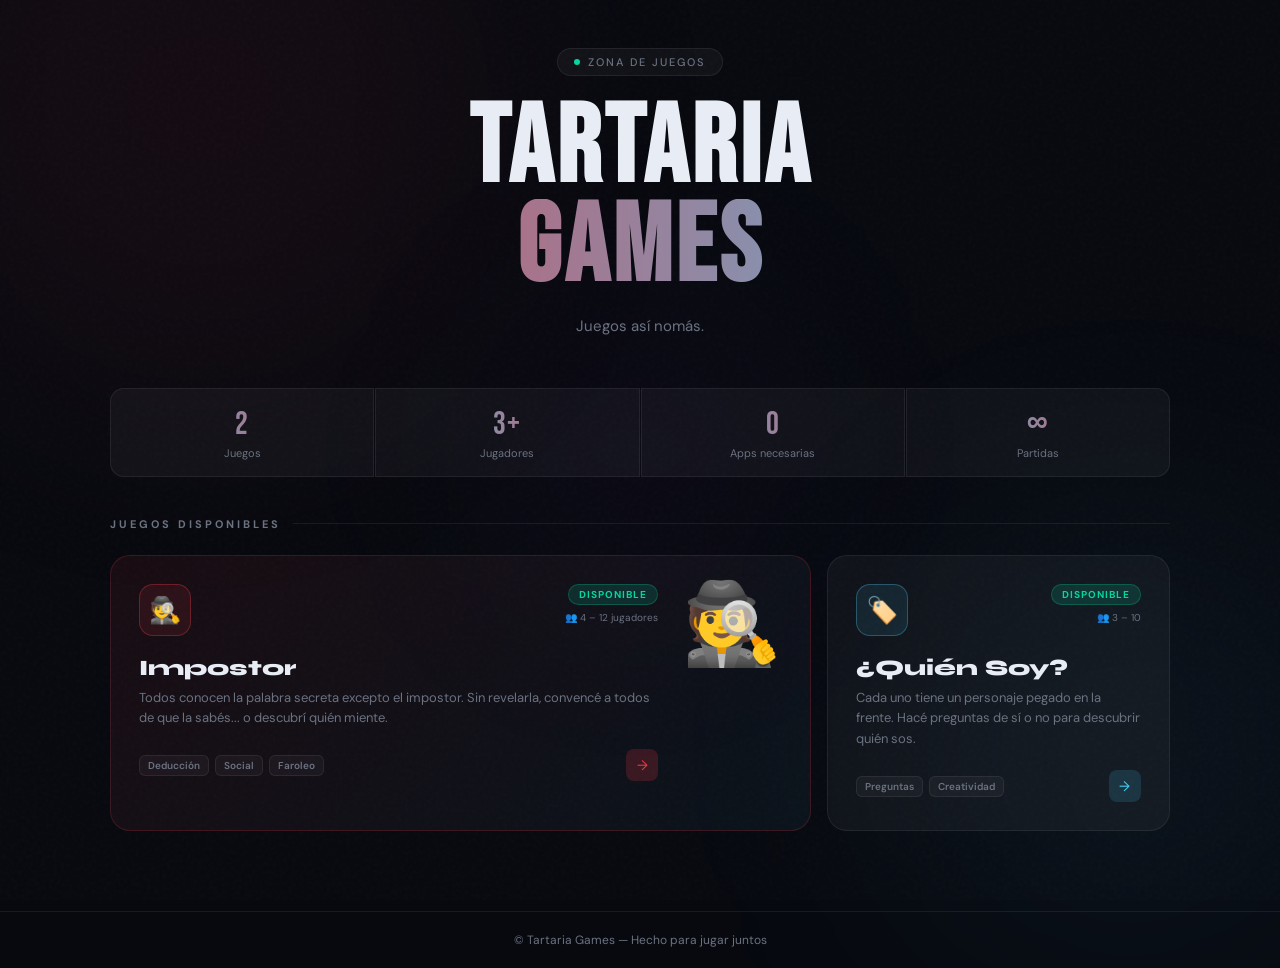
<file: index.html>
<!DOCTYPE html>
<html lang="es">
<head>
    <meta charset="UTF-8">
    <meta name="viewport" content="width=device-width, initial-scale=1.0">
    <title>Tartaria Games</title>
    <link rel="preconnect" href="https://fonts.googleapis.com">
    <link href="https://fonts.googleapis.com/css2?family=Bebas+Neue&family=Syne:wght@400;700;800&family=DM+Sans:wght@300;400;500&display=swap" rel="stylesheet">
    <link rel="stylesheet" href="index.css">
</head>
<body>

<div class="bg-glow bg-glow-1"></div>
<div class="bg-glow bg-glow-2"></div>
<div class="bg-glow bg-glow-3"></div>

<header>
    <div class="logo-badge">
        <span class="dot"></span>
        Zona de Juegos
    </div>
    <h1 class="hero-title">
        <span class="line1">TARTARIA</span>
        <span class="line2">GAMES</span>
    </h1>
    <p class="hero-sub">Juegos así nomás.</p>
</header>

<div class="stats-bar">
    <div class="stat-item">
        <div class="stat-num">2</div>
        <div class="stat-label">Juegos</div>
    </div>
    <div class="stat-item">
        <div class="stat-num">3+</div>
        <div class="stat-label">Jugadores</div>
    </div>
    <div class="stat-item">
        <div class="stat-num">0</div>
        <div class="stat-label">Apps necesarias</div>
    </div>
    <div class="stat-item">
        <div class="stat-num">∞</div>
        <div class="stat-label">Partidas</div>
    </div>
</div>

<section class="games-section">
    <div class="section-label">Juegos disponibles</div>

    <div class="games-grid">

        <!-- IMPOSTOR — FEATURED -->
        <a class="game-card featured" href="impostor/impostor.html"
           style="--card-accent: rgba(230,57,70,0.35); --card-glow: rgba(230,57,70,0.08); --card-icon-bg: rgba(230,57,70,0.1);">
            <div class="featured-inner">
                <div class="featured-content">
                    <div class="card-header">
                        <div class="card-icon">🕵️</div>
                        <div class="card-badges">
                            <span class="badge badge-available">Disponible</span>
                            <span class="badge-players">👥 4 – 12 jugadores</span>
                        </div>
                    </div>
                    <div class="card-name">Impostor</div>
                    <div class="card-desc">Todos conocen la palabra secreta excepto el impostor. Sin revelarla, convencé a todos de que la sabés... o descubrí quién miente.</div>
                    <div class="card-footer">
                        <div class="card-tags">
                            <span class="tag">Deducción</span>
                            <span class="tag">Social</span>
                            <span class="tag">Faroleo</span>
                        </div>
                        <div class="card-arrow" style="background: rgba(230,57,70,0.2); color: #e63946;">→</div>
                    </div>
                </div>
                <div class="featured-visual">🕵️</div>
            </div>
        </a>

        <!-- QUIEN SOY -->
        <a class="game-card" href="quienSoy/quienSoy.html"
           style="--card-accent: rgba(76,201,240,0.3); --card-glow: rgba(76,201,240,0.06); --card-icon-bg: rgba(76,201,240,0.1);">
            <div class="card-header">
                <div class="card-icon">🏷️</div>
                <div class="card-badges">
                    <span class="badge badge-available">Disponible</span>
                    <span class="badge-players">👥 3 – 10</span>
                </div>
            </div>
            <div class="card-name">¿Quién Soy?</div>
            <div class="card-desc">Cada uno tiene un personaje pegado en la frente. Hacé preguntas de sí o no para descubrir quién sos.</div>
            <div class="card-footer">
                <div class="card-tags">
                    <span class="tag">Preguntas</span>
                    <span class="tag">Creatividad</span>
                </div>
                <div class="card-arrow" style="background: rgba(76,201,240,0.15); color: #4cc9f0;">→</div>
            </div>
        </a>

    </div>
</section>

<footer>© Tartaria Games — Hecho para jugar juntos</footer>

<script src="index.js"></script>
</body>
</html>
</file>
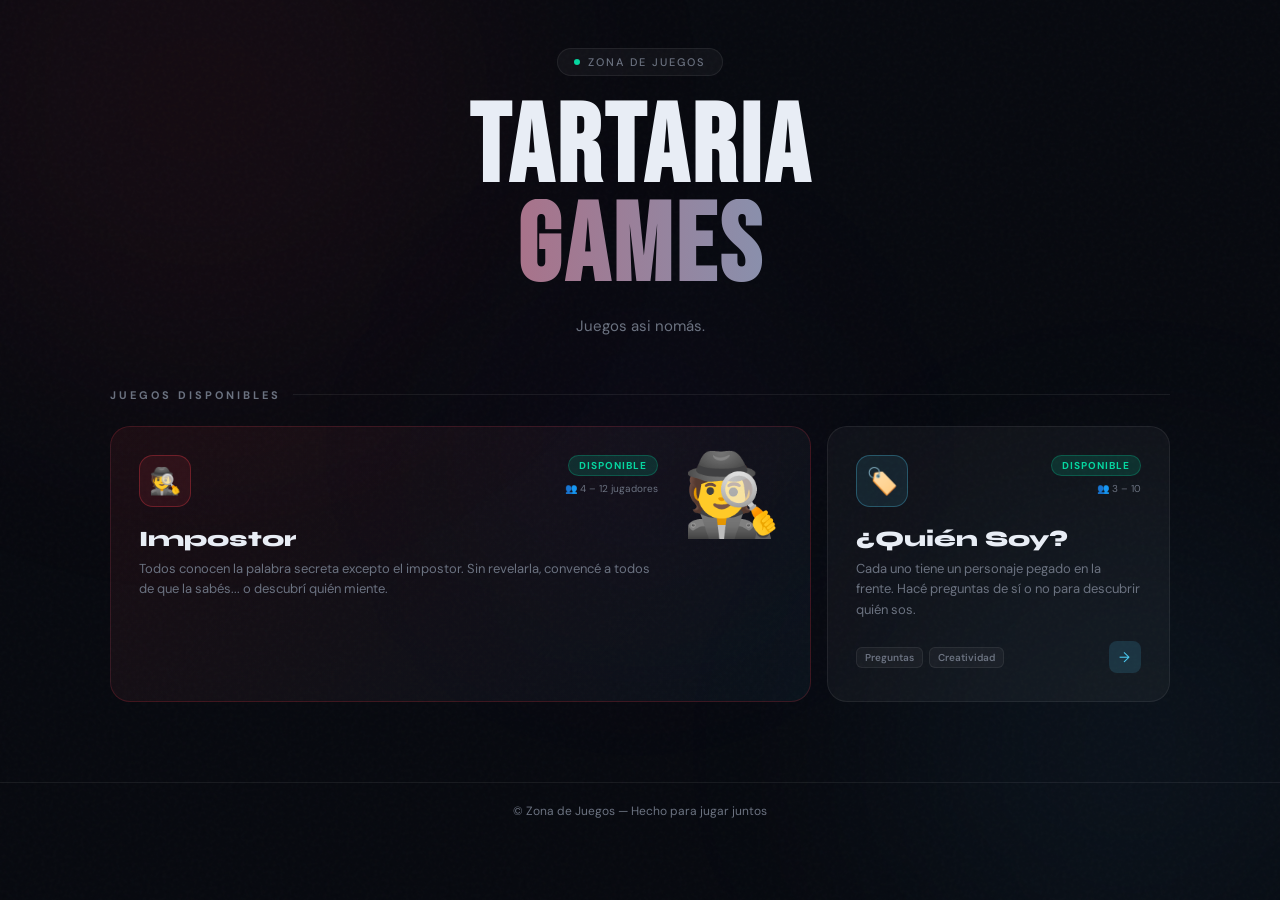
<file: src/index.html>
<!DOCTYPE html>
<html lang="es">
<head>
    <meta charset="UTF-8">
    <meta name="viewport" content="width=device-width, initial-scale=1.0">
    <title>Zona de Juegos</title>
    <link rel="preconnect" href="https://fonts.googleapis.com">
    <link href="https://fonts.googleapis.com/css2?family=Bebas+Neue&family=Syne:wght@400;700;800&family=DM+Sans:wght@300;400;500&display=swap" rel="stylesheet">
    <style>
        :root {
            --bg: #07090f;
            --surface: rgba(255,255,255,0.04);
            --surface-hover: rgba(255,255,255,0.07);
            --border: rgba(255,255,255,0.07);
            --text: #e8edf5;
            --muted: #6b7280;
            --accent-red: #e63946;
            --accent-cyan: #4cc9f0;
            --accent-gold: #ffd60a;
            --accent-green: #06d6a0;
            --accent-purple: #a855f7;
        }

        *, *::before, *::after { box-sizing: border-box; margin: 0; padding: 0; }

        body {
            font-family: 'DM Sans', sans-serif;
            background: var(--bg);
            color: var(--text);
            min-height: 100svh;
            overflow-x: hidden;
            -webkit-font-smoothing: antialiased;
        }

        /* NOISE TEXTURE */
        body::before {
            content: '';
            position: fixed; inset: 0; z-index: 0;
            background-image: url("data:image/svg+xml,%3Csvg viewBox='0 0 256 256' xmlns='http://www.w3.org/2000/svg'%3E%3Cfilter id='noise'%3E%3CfeTurbulence type='fractalNoise' baseFrequency='0.9' numOctaves='4' stitchTiles='stitch'/%3E%3C/filter%3E%3Crect width='100%25' height='100%25' filter='url(%23noise)' opacity='0.04'/%3E%3C/svg%3E");
            pointer-events: none;
            opacity: 0.6;
        }

        /* BG GLOWS */
        .bg-glow {
            position: fixed; border-radius: 50%; filter: blur(120px);
            pointer-events: none; z-index: 0;
        }
        .bg-glow-1 { width: 600px; height: 600px; background: rgba(230,57,70,0.06); top: -200px; left: -100px; }
        .bg-glow-2 { width: 500px; height: 500px; background: rgba(76,201,240,0.05); bottom: -100px; right: -100px; }
        .bg-glow-3 { width: 300px; height: 300px; background: rgba(168,85,247,0.04); top: 50%; left: 50%; transform: translate(-50%,-50%); }

        /* HEADER */
        header {
            position: relative; z-index: 10;
            padding: 48px 24px 0;
            text-align: center;
        }

        .logo-badge {
            display: inline-flex; align-items: center; gap: 8px;
            background: var(--surface);
            border: 1px solid var(--border);
            border-radius: 100px;
            padding: 6px 16px;
            font-size: 11px; font-weight: 500; letter-spacing: 2px;
            text-transform: uppercase; color: var(--muted);
            margin-bottom: 24px;
            animation: fadeDown 0.6s ease both;
        }
        .logo-badge .dot { width: 6px; height: 6px; border-radius: 50%; background: var(--accent-green); animation: pulse 2s infinite; }

        @keyframes pulse { 0%,100% { opacity: 1; } 50% { opacity: 0.4; } }
        @keyframes fadeDown { from { opacity: 0; transform: translateY(-12px); } to { opacity: 1; transform: translateY(0); } }
        @keyframes fadeUp { from { opacity: 0; transform: translateY(16px); } to { opacity: 1; transform: translateY(0); } }

        .hero-title {
            font-family: 'Bebas Neue', sans-serif;
            font-size: clamp(56px, 12vw, 110px);
            letter-spacing: 4px;
            line-height: 0.9;
            margin-bottom: 16px;
            animation: fadeDown 0.6s 0.1s ease both;
        }
        .hero-title .line1 { display: block; color: var(--text); }
        .hero-title .line2 {
            display: block;
            background: linear-gradient(90deg, var(--accent-red), var(--accent-cyan));
            -webkit-background-clip: text; -webkit-text-fill-color: transparent;
            background-clip: text;
        }

        .hero-sub {
            font-size: 15px; color: var(--muted); max-width: 420px; margin: 0 auto 48px;
            line-height: 1.7;
            animation: fadeDown 0.6s 0.2s ease both;
        }

        /* GAMES GRID */
        .games-section {
            position: relative; z-index: 5;
            max-width: 1100px; margin: 0 auto;
            padding: 0 20px 80px;
        }

        .section-label {
            font-size: 11px; font-weight: 700; letter-spacing: 3px;
            text-transform: uppercase; color: var(--muted);
            margin-bottom: 24px;
            display: flex; align-items: center; gap: 12px;
        }
        .section-label::after { content: ''; flex: 1; height: 1px; background: var(--border); }

        .games-grid {
            display: grid;
            grid-template-columns: repeat(auto-fill, minmax(300px, 1fr));
            gap: 16px;
        }

        .game-card {
            position: relative;
            background: var(--surface);
            border: 1px solid var(--border);
            border-radius: 20px;
            padding: 28px;
            text-decoration: none;
            color: var(--text);
            transition: all 0.3s cubic-bezier(0.34, 1.56, 0.64, 1);
            overflow: hidden;
            animation: fadeUp 0.5s ease both;
            cursor: pointer;
            display: block;
        }

        .game-card:nth-child(1) { animation-delay: 0.3s; }
        .game-card:nth-child(2) { animation-delay: 0.4s; }
        .game-card:nth-child(3) { animation-delay: 0.5s; }
        .game-card:nth-child(4) { animation-delay: 0.6s; }
        .game-card:nth-child(5) { animation-delay: 0.7s; }

        .game-card::before {
            content: '';
            position: absolute; inset: 0;
            background: radial-gradient(circle at var(--mx, 50%) var(--my, 50%), var(--card-glow, rgba(255,255,255,0.05)), transparent 70%);
            opacity: 0; transition: opacity 0.3s;
        }
        .game-card:hover::before { opacity: 1; }

        .game-card:hover {
            transform: translateY(-6px) scale(1.01);
            border-color: var(--card-accent, rgba(255,255,255,0.15));
            box-shadow: 0 20px 60px rgba(0,0,0,0.5), 0 0 0 1px var(--card-accent, transparent);
        }

        .card-header { display: flex; align-items: flex-start; justify-content: space-between; margin-bottom: 20px; }

        .card-icon {
            width: 52px; height: 52px;
            border-radius: 14px;
            display: flex; align-items: center; justify-content: center;
            font-size: 26px;
            background: var(--card-icon-bg, rgba(255,255,255,0.06));
            border: 1px solid var(--card-accent, var(--border));
        }

        .card-badges { display: flex; flex-direction: column; align-items: flex-end; gap: 6px; }

        .badge {
            font-size: 10px; font-weight: 700; letter-spacing: 1px; text-transform: uppercase;
            padding: 3px 10px; border-radius: 100px;
        }
        .badge-available { background: rgba(6,214,160,0.15); color: var(--accent-green); border: 1px solid rgba(6,214,160,0.25); }
        .badge-soon { background: rgba(107,114,128,0.2); color: var(--muted); border: 1px solid var(--border); }
        .badge-hot { background: rgba(230,57,70,0.15); color: var(--accent-red); border: 1px solid rgba(230,57,70,0.25); }

        .badge-players {
            font-size: 10px; color: var(--muted);
            display: flex; align-items: center; gap: 4px;
        }

        .card-name {
            font-family: 'Syne', sans-serif;
            font-size: 22px; font-weight: 800;
            margin-bottom: 8px; line-height: 1.1;
        }
        .card-desc { font-size: 13px; color: var(--muted); line-height: 1.6; margin-bottom: 20px; }

        .card-footer {
            display: flex; align-items: center; justify-content: space-between;
        }

        .card-tags { display: flex; gap: 6px; flex-wrap: wrap; }
        .tag {
            font-size: 10px; font-weight: 600; color: var(--muted);
            background: rgba(255,255,255,0.04); border: 1px solid var(--border);
            padding: 3px 8px; border-radius: 6px;
        }

        .card-arrow {
            width: 32px; height: 32px;
            border-radius: 8px;
            background: var(--card-accent, rgba(255,255,255,0.06));
            display: flex; align-items: center; justify-content: center;
            font-size: 14px;
            transition: all 0.2s;
            flex-shrink: 0;
        }
        .game-card:hover .card-arrow { transform: translateX(3px); }

        .card-disabled .card-arrow { background: rgba(255,255,255,0.03); opacity: 0.4; }
        .card-disabled:hover { transform: none; }

        /* FEATURED CARD */
        .game-card.featured {
            grid-column: span 2;
            background: linear-gradient(135deg, rgba(230,57,70,0.08), rgba(76,201,240,0.05));
            border-color: rgba(230,57,70,0.2);
        }
        @media (max-width: 680px) { .game-card.featured { grid-column: span 1; } }

        .featured-inner { display: flex; gap: 24px; align-items: flex-start; }
        @media (max-width: 500px) { .featured-inner { flex-direction: column; } }

        .featured-content { flex: 1; }
        .featured-visual {
            font-size: 80px; line-height: 1;
            animation: float 4s ease-in-out infinite;
        }
        @keyframes float { 0%,100% { transform: translateY(0); } 50% { transform: translateY(-8px); } }

        /* STATS BAR */
        .stats-bar {
            position: relative; z-index: 5;
            max-width: 1100px; margin: 0 auto 40px;
            padding: 0 20px;
            display: flex; gap: 1px;
            animation: fadeUp 0.5s 0.25s ease both;
        }
        .stat-item {
            flex: 1;
            background: var(--surface); border: 1px solid var(--border);
            padding: 16px 20px;
            text-align: center;
        }
        .stat-item:first-child { border-radius: 14px 0 0 14px; }
        .stat-item:last-child { border-radius: 0 14px 14px 0; }
        .stat-num {
            font-family: 'Bebas Neue', sans-serif;
            font-size: 32px; letter-spacing: 1px;
            background: linear-gradient(90deg, var(--accent-cyan), var(--accent-red));
            -webkit-background-clip: text; -webkit-text-fill-color: transparent;
            background-clip: text;
        }
        .stat-label { font-size: 11px; color: var(--muted); margin-top: 2px; }

        footer {
            position: relative; z-index: 5;
            text-align: center; padding: 20px;
            font-size: 12px; color: var(--muted);
            border-top: 1px solid var(--border);
        }
    </style>
</head>
<body>

<div class="bg-glow bg-glow-1"></div>
<div class="bg-glow bg-glow-2"></div>
<div class="bg-glow bg-glow-3"></div>

<header>
    <div class="logo-badge">
        <span class="dot"></span>
        Zona de Juegos
    </div>
    <h1 class="hero-title">
        <span class="line1">TARTARIA</span>
        <span class="line2">GAMES</span>
    </h1>
    <p class="hero-sub">Juegos asi nomás.</p>
</header>


<section class="games-section">
    <div class="section-label">Juegos disponibles</div>

    <div class="games-grid">

        <!-- IMPOSTOR — FEATURED -->
        <a class="game-card featured" href="juegos/impostor.html"
           style="--card-accent: rgba(230,57,70,0.35); --card-glow: rgba(230,57,70,0.08); --card-icon-bg: rgba(230,57,70,0.1);">
            <div class="featured-inner">
                <div class="featured-content">
                    <div class="card-header">
                        <div class="card-icon">🕵️</div>
                        <div class="card-badges">
                            <span class="badge badge-available">Disponible</span>
                            <span class="badge-players">👥 4 – 12 jugadores</span>
                        </div>
                    </div>
                    <div class="card-name">Impostor</div>
                    <div class="card-desc">Todos conocen la palabra secreta excepto el impostor. Sin revelarla, convencé a todos de que la sabés... o descubrí quién miente.</div>
                </div>
                <div class="featured-visual">🕵️</div>
            </div>
        </a>

        <!-- WHO AM I -->
        <a class="game-card" href="quienSoy.html"
           style="--card-accent: rgba(76,201,240,0.3); --card-glow: rgba(76,201,240,0.06); --card-icon-bg: rgba(76,201,240,0.1);">
            <div class="card-header">
                <div class="card-icon">🏷️</div>
                <div class="card-badges">
                    <span class="badge badge-available">Disponible</span>
                    <span class="badge-players">👥 3 – 10</span>
                </div>
            </div>
            <div class="card-name">¿Quién Soy?</div>
            <div class="card-desc">Cada uno tiene un personaje pegado en la frente. Hacé preguntas de sí o no para descubrir quién sos.</div>
            <div class="card-footer">
                <div class="card-tags">
                    <span class="tag">Preguntas</span>
                    <span class="tag">Creatividad</span>
                </div>
                <div class="card-arrow" style="background: rgba(76,201,240,0.15); color: #4cc9f0;">→</div>
            </div>
        </a>

        

    </div>
</section>

<footer>© Zona de Juegos — Hecho para jugar juntos</footer>

<script>
    // Mouse glow on cards
    document.querySelectorAll('.game-card:not(.card-disabled)').forEach(card => {
        card.addEventListener('mousemove', e => {
            const rect = card.getBoundingClientRect();
            const x = ((e.clientX - rect.left) / rect.width * 100).toFixed(1);
            const y = ((e.clientY - rect.top) / rect.height * 100).toFixed(1);
            card.style.setProperty('--mx', x + '%');
            card.style.setProperty('--my', y + '%');
        });
    });
</script>
</body>
</html>
</file>
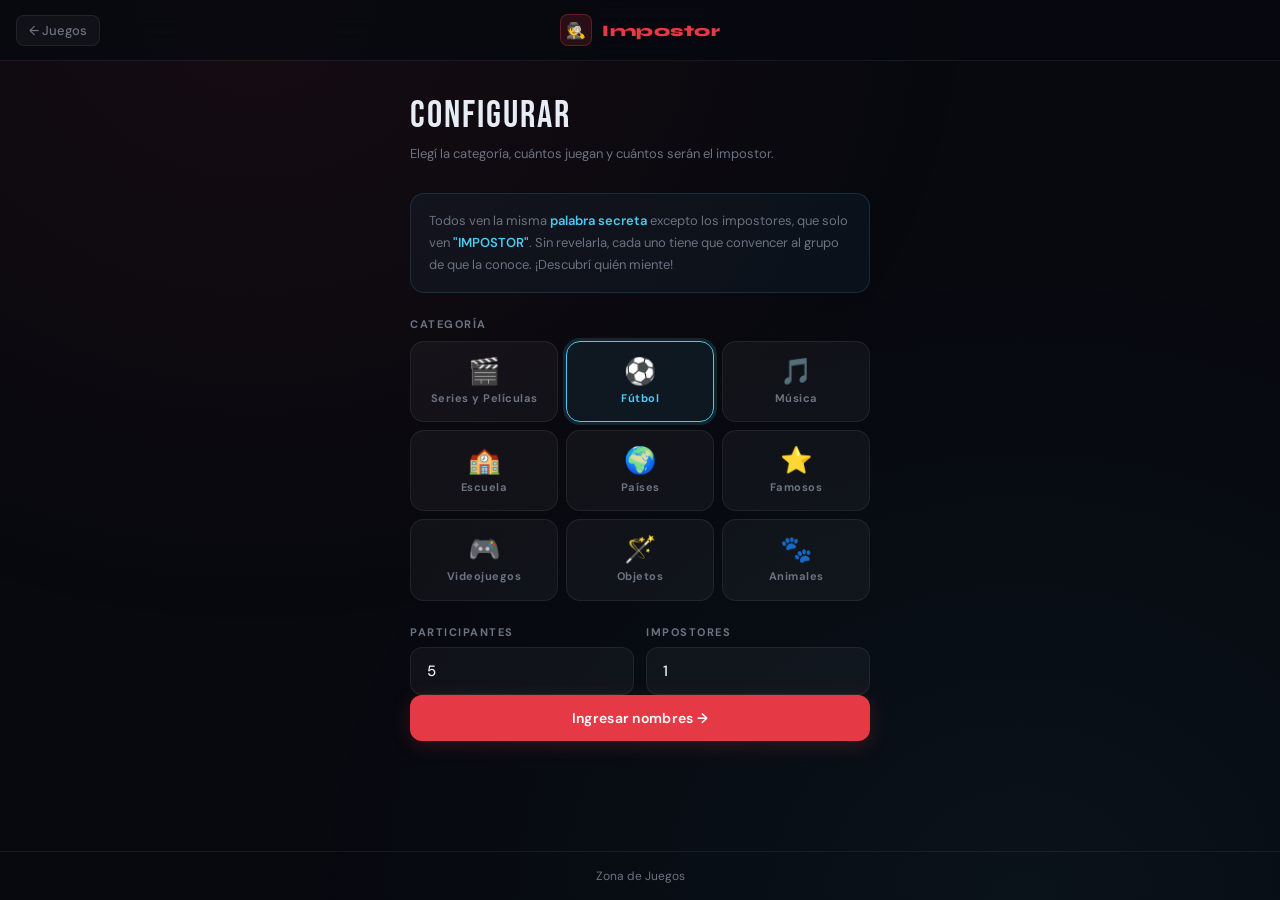
<file: juegos/impostor.html>
<!DOCTYPE html>
<html lang="es">
<head>
    <meta charset="UTF-8">
    <meta name="viewport" content="width=device-width, initial-scale=1.0">
    <title>Impostor — Zona de Juegos</title>
    <link rel="preconnect" href="https://fonts.googleapis.com">
    <link href="https://fonts.googleapis.com/css2?family=Bebas+Neue&family=Syne:wght@400;700;800&family=DM+Sans:wght@300;400;500;600&display=swap" rel="stylesheet">
    <link rel="stylesheet" href="estiloImpostor.css">
</head>
<body>

<header class="site-header">
    <a class="back-btn" href="index.html">← Juegos</a>
    <div class="header-logo">
        <div class="icon">🕵️</div>
        <div class="title"><span>Impostor</span></div>
    </div>
</header>

<main>

    <!-- SCREEN 1: SETUP -->
    <div class="screen active" id="screen-setup">
        <div class="page-title">Configurar</div>
        <p class="page-subtitle">Elegí la categoría, cuántos juegan y cuántos serán el impostor.</p>

        <div class="info-box">
            Todos ven la misma <strong>palabra secreta</strong> excepto los impostores,
            que solo ven <strong>"IMPOSTOR"</strong>. Sin revelarla, cada uno tiene que
            convencer al grupo de que la conoce. ¡Descubrí quién miente!
        </div>

        <span class="category-label">Categoría</span>
        <div class="category-grid">
            <button class="cat-btn" data-cat="series">
                <span class="cat-icon">🎬</span>
                <span class="cat-name">Series y Películas</span>
            </button>
            <button class="cat-btn selected" data-cat="futbol">
                <span class="cat-icon">⚽</span>
                <span class="cat-name">Fútbol</span>
            </button>
            <button class="cat-btn" data-cat="musica">
                <span class="cat-icon">🎵</span>
                <span class="cat-name">Música</span>
            </button>
            <button class="cat-btn" data-cat="escuela">
                <span class="cat-icon">🏫</span>
                <span class="cat-name">Escuela</span>
            </button>
            <button class="cat-btn" data-cat="paises">
                <span class="cat-icon">🌍</span>
                <span class="cat-name">Países</span>
            </button>
            <button class="cat-btn" data-cat="famosos">
                <span class="cat-icon">⭐</span>
                <span class="cat-name">Famosos</span>
            </button>
            <button class="cat-btn" data-cat="videojuegos">
                <span class="cat-icon">🎮</span>
                <span class="cat-name">Videojuegos</span>
            </button>
            <button class="cat-btn" data-cat="objetos">
                <span class="cat-icon">🪄</span>
                <span class="cat-name">Objetos</span>
            </button>
            <button class="cat-btn" data-cat="animales">
                <span class="cat-icon">🐾</span>
                <span class="cat-name">Animales</span>
            </button>
        </div>

        <div class="input-row">
            <div class="field">
                <label>Participantes</label>
                <input type="number" id="inputCantidad" min="3" max="20" value="5" placeholder="5">
            </div>
            <div class="field">
                <label>Impostores</label>
                <input type="number" id="inputImpostores" min="1" max="5" value="1" placeholder="1">
            </div>
        </div>

        <button class="btn btn-primary" id="btnSetupNext">Ingresar nombres →</button>
    </div>

    <!-- SCREEN 2: NAMES -->
    <div class="screen" id="screen-names">
        <div class="page-title">Participantes</div>
        <p class="page-subtitle">Escribí el nombre de cada jugador.</p>
        <div class="names-grid" id="namesGrid"></div>
        <button class="btn btn-primary" id="btnStartGame">Empezar →</button>
        <button class="btn btn-ghost" id="btnBackSetup">← Volver</button>
    </div>

    <!-- SCREEN 3: REVEAL -->
    <div class="screen" id="screen-reveal">
        <div class="progress-wrap">
            <div class="progress-track">
                <div class="progress-fill" id="progressBar" style="width:0%"></div>
            </div>
            <span class="progress-label" id="progressLabel">1 / 5</span>
        </div>

        <div class="reveal-card">
            <div class="reveal-avatar" id="revealAvatar">👤</div>
            <div class="reveal-name" id="revealName">—</div>
            <p class="reveal-prompt" id="revealPrompt">Mirá tu palabra cuando estés listo</p>
            <div class="cat-badge" id="revealCatBadge">⚽ Fútbol</div>

            <div class="word-reveal" id="wordReveal">
                <div class="word-box" id="wordBox"></div>
                <p class="word-hint" id="wordHint"></p>
            </div>

            <button class="btn btn-primary" id="btnShowWord" style="max-width:220px;">Ver mi palabra 👁</button>
            <button class="btn btn-ghost" id="btnNext" style="display:none;max-width:220px;">Siguiente →</button>
        </div>
    </div>

    <!-- SCREEN 4: DONE -->
    <div class="screen" id="screen-done">
        <div class="done-hero">
            <span class="emoji">🎮</span>
            <h2>¡A jugar!</h2>
            <p>Todos ya vieron su palabra. Discutan, hagan preguntas y voten quién es el impostor.</p>
        </div>

        <div class="chips" id="gameChips"></div>

        <div class="reveal-section">
            <div class="final-word" id="finalWord">
                <div class="final-word-label">Palabra secreta</div>
                <div class="final-word-text" id="finalWordText"></div>
            </div>
            <div id="finalImpostors"></div>
        </div>

        <button class="btn btn-ghost" id="btnRevealWord">🔑 Revelar la palabra</button>
        <button class="btn btn-ghost" id="btnRevealImpostors">🕵️ Revelar impostores</button>

        <div class="play-again-section">
            <div class="play-again-label">Jugar de nuevo</div>
            <button class="btn btn-primary" id="btnPlayAgainSame">↺ Mismos jugadores</button>
            <button class="btn btn-ghost" id="btnPlayAgainNew">+ Nueva partida</button>
        </div>
    </div>

</main>

<footer>Zona de Juegos</footer>

<script src="impostor.js"></script>
</body>
</html>
</file>
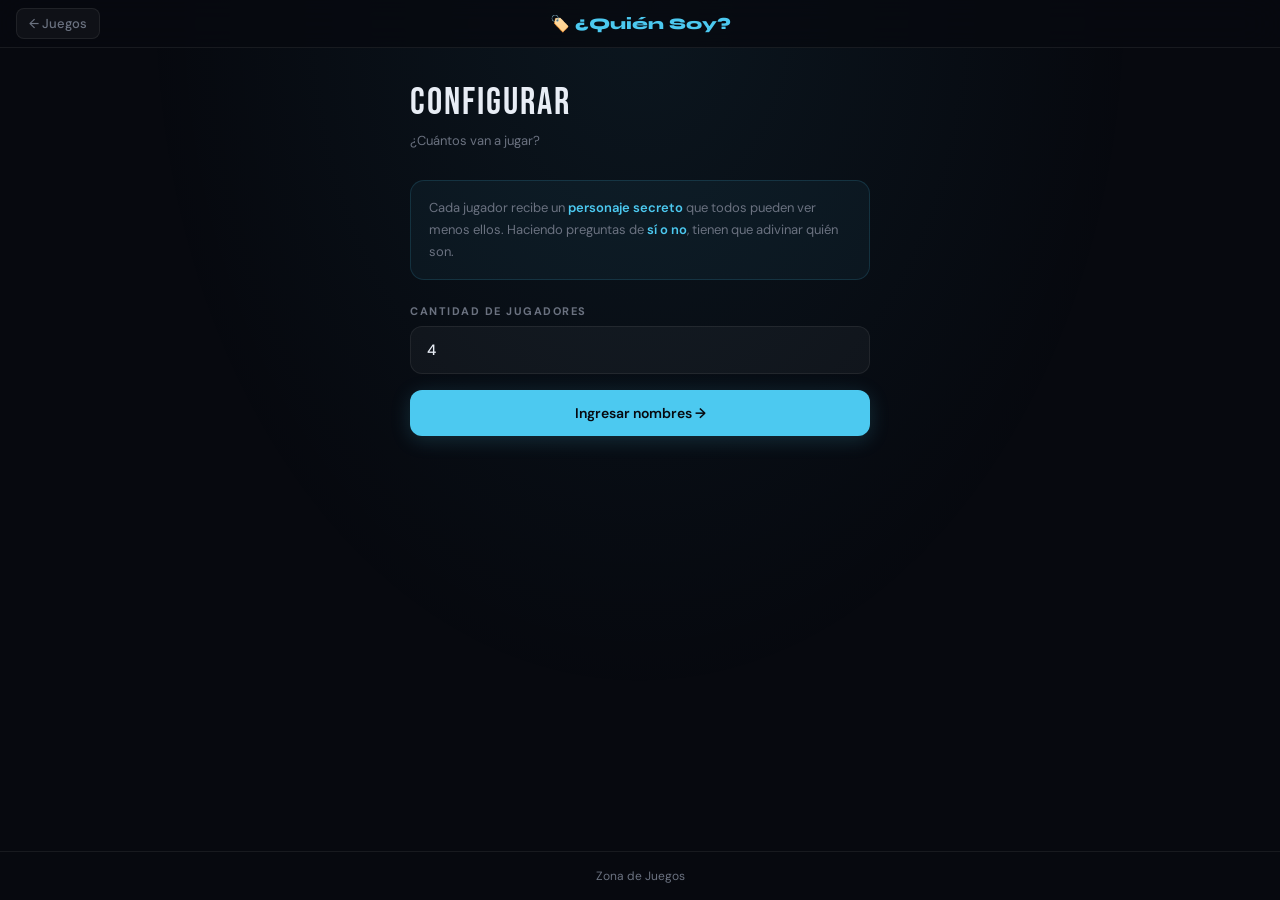
<file: quienSoy/quienSoy.html>
<!DOCTYPE html>
<html lang="es">
<head>
    <meta charset="UTF-8">
    <meta name="viewport" content="width=device-width, initial-scale=1.0">
    <title>¿Quién Soy? — Zona de Juegos</title>
    <link rel="preconnect" href="https://fonts.googleapis.com">
    <link href="https://fonts.googleapis.com/css2?family=Bebas+Neue&family=Syne:wght@400;700;800&family=DM+Sans:wght@300;400;500;600&display=swap" rel="stylesheet">
    <link rel="stylesheet" href="quienSoy.css">
</head>
<body>

<header class="site-header">
    <a class="back-btn" href="index.html">← Juegos</a>
    <div class="header-title">🏷️ <span>¿Quién Soy?</span></div>
</header>

<main>

    <!-- SETUP -->
    <div class="screen active" id="screen-setup">
        <div class="page-title">Configurar</div>
        <p class="page-subtitle">¿Cuántos van a jugar?</p>
        <div class="info-box">
            Cada jugador recibe un <strong>personaje secreto</strong> que todos pueden ver menos ellos.
            Haciendo preguntas de <strong>sí o no</strong>, tienen que adivinar quién son.
        </div>
        <label>Cantidad de jugadores</label>
        <input type="number" id="inputPlayers" min="2" max="12" value="4" placeholder="4">
        <button class="btn btn-primary" id="btnSetupNext">Ingresar nombres →</button>
    </div>

    <!-- NOMBRES -->
    <div class="screen" id="screen-names">
        <div class="page-title">Jugadores</div>
        <p class="page-subtitle">Escribí el nombre de cada uno.</p>
        <div class="names-grid" id="namesGrid"></div>
        <button class="btn btn-primary" id="btnToAssign">Asignar personajes →</button>
        <button class="btn btn-ghost"   id="btnBackSetup">← Volver</button>
    </div>

    <!-- ASIGNAR -->
    <div class="screen" id="screen-assign">
        <div class="progress-wrap">
            <div class="progress-track">
                <div class="progress-fill" id="progressBar" style="width:0%"></div>
            </div>
            <span class="progress-label" id="progressLabel">1 / 4</span>
        </div>
        <div class="turn-card">
            <div class="turn-avatar" id="turnAvatar">👤</div>
            <div class="turn-name"   id="turnName">—</div>
            <p   class="turn-sub"   id="turnSub">La persona a tu izquierda debe escribir un personaje</p>

            <div class="char-reveal" id="charReveal">
                <div class="char-box" id="charBox"></div>
                <p class="char-hint">¡Ya lo vieron todos! Pasá el teléfono al siguiente.</p>
            </div>

            <input type="text" id="charInput"
                   placeholder="Ej: Messi, Batman, Homero Simpson…"
                   maxlength="30" style="display:none; margin-bottom:12px;">

            <button class="btn btn-primary"  id="btnEnterChar"   style="max-width:220px;">Ingresar personaje ✏️</button>
            <button class="btn btn-ghost"    id="btnConfirmChar" style="display:none; max-width:220px;">Confirmar →</button>
        </div>
    </div>

    <!-- A JUGAR -->
    <div class="screen" id="screen-play">
        <div class="page-title">¡A jugar!</div>
        <p class="page-subtitle">Cada uno hace preguntas de <strong>sí o no</strong> al grupo. Revelá tu personaje cuando adivines.</p>
        <div class="players-list" id="playersList"></div>
        <button class="btn btn-primary" id="btnNewGame">↺ Nueva partida</button>
        <button class="btn btn-ghost"   id="btnFromScratch">+ Desde cero</button>
    </div>

</main>

<footer>Zona de Juegos</footer>

<script src="quienSoy.js"></script>
</body>
</html>
</file>
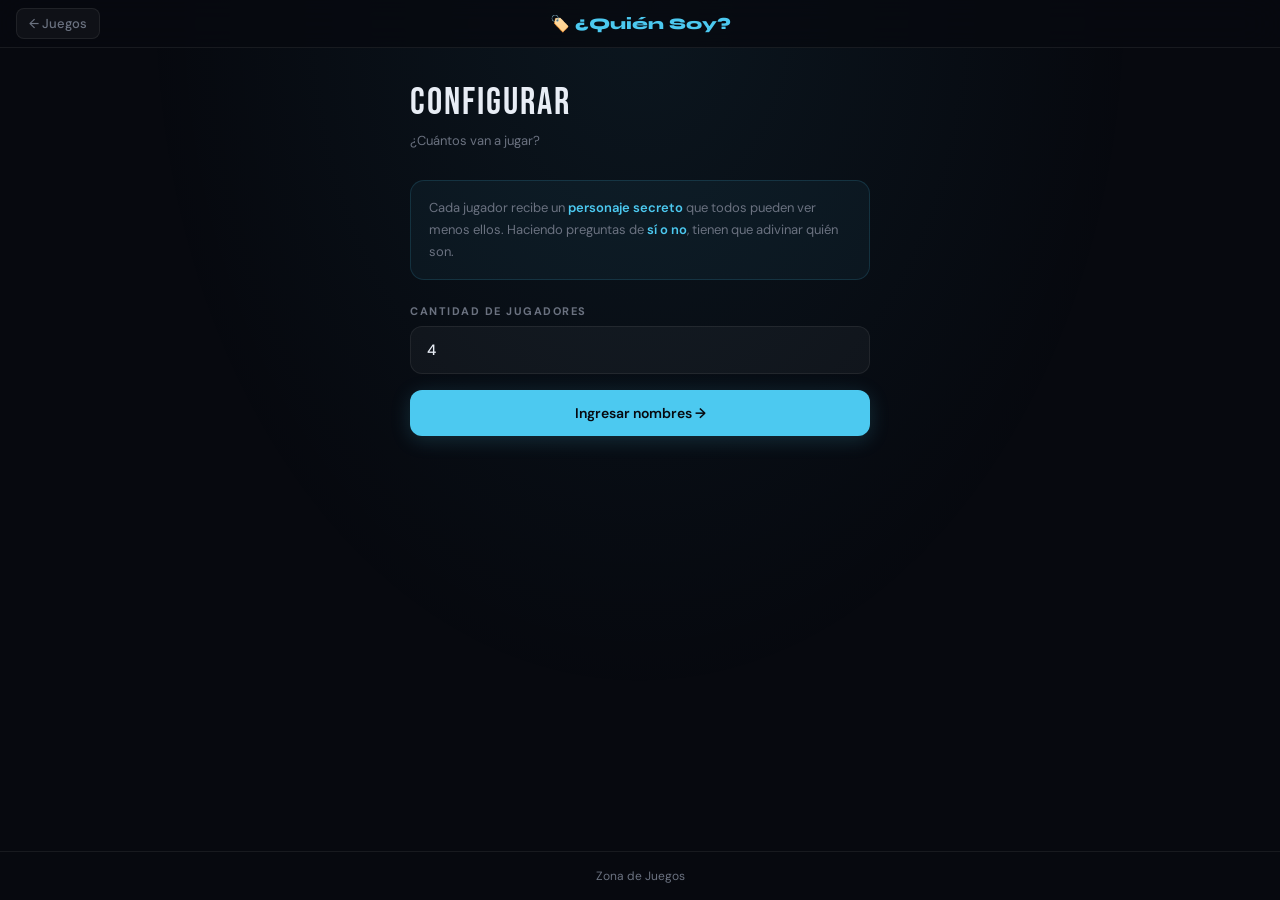
<file: src/quienSoy.html>
<!DOCTYPE html>
<html lang="es">
<head>
    <meta charset="UTF-8">
    <meta name="viewport" content="width=device-width, initial-scale=1.0">
    <title>¿Quién Soy? — Zona de Juegos</title>
    <link rel="preconnect" href="https://fonts.googleapis.com">
    <link href="https://fonts.googleapis.com/css2?family=Bebas+Neue&family=Syne:wght@400;700;800&family=DM+Sans:wght@300;400;500;600&display=swap" rel="stylesheet">
    <style>
        :root {
            --bg: #07090f; --surface: rgba(255,255,255,0.04); --surface2: rgba(255,255,255,0.07);
            --border: rgba(255,255,255,0.07); --accent: #4cc9f0; --accent-glow: rgba(76,201,240,0.18);
            --muted: #6b7280; --text: #e8edf5;
        }
        *, *::before, *::after { box-sizing: border-box; margin: 0; padding: 0; }
        body {
            font-family: 'DM Sans', sans-serif; background: var(--bg); color: var(--text);
            min-height: 100svh; display: flex; flex-direction: column;
            -webkit-font-smoothing: antialiased;
        }
        body::before {
            content: ''; position: fixed; inset: 0; z-index: 0;
            background: radial-gradient(ellipse at 50% 0%, rgba(76,201,240,0.07) 0%, transparent 55%);
            pointer-events: none;
        }
        .site-header {
            position: sticky; top: 0; z-index: 100;
            display: flex; align-items: center; justify-content: center;
            padding: 14px 20px;
            background: rgba(7,9,15,0.8); -webkit-backdrop-filter: blur(20px); backdrop-filter: blur(20px);
            border-bottom: 1px solid var(--border);
        }
        .back-btn {
            position: absolute; left: 16px;
            display: flex; align-items: center; gap: 6px;
            text-decoration: none; color: var(--muted); font-size: 13px; font-weight: 500;
            padding: 6px 12px; border: 1px solid var(--border); border-radius: 8px; background: var(--surface);
            transition: all 0.2s;
        }
        .back-btn:hover { color: var(--text); }
        .header-title { font-family: 'Syne', sans-serif; font-weight: 800; font-size: 16px; }
        .header-title span { color: var(--accent); }

        main {
            position: relative; z-index: 1; flex: 1;
            max-width: 500px; margin: 0 auto; width: 100%; padding: 32px 20px 60px;
            display: flex; flex-direction: column;
        }

        .screen { display: none; }
        .screen.active { display: flex; flex-direction: column; animation: fadeUp 0.3s ease; }
        @keyframes fadeUp { from { opacity: 0; transform: translateY(12px); } to { opacity: 1; transform: translateY(0); } }

        .page-title { font-family: 'Bebas Neue', sans-serif; font-size: 38px; letter-spacing: 2px; margin-bottom: 6px; }
        .page-subtitle { font-size: 13px; color: var(--muted); margin-bottom: 28px; line-height: 1.6; }

        .info-box {
            background: rgba(76,201,240,0.05); border: 1px solid rgba(76,201,240,0.15);
            border-radius: 14px; padding: 16px 18px; font-size: 13px; color: var(--muted);
            line-height: 1.7; margin-bottom: 24px;
        }
        .info-box strong { color: var(--accent); font-weight: 600; }

        label { display: block; font-size: 11px; font-weight: 700; letter-spacing: 1.5px;
                text-transform: uppercase; color: var(--muted); margin-bottom: 8px; }
        input[type="number"], input[type="text"] {
            width: 100%; padding: 13px 16px; background: var(--surface);
            border: 1px solid var(--border); border-radius: 12px; color: var(--text);
            font-family: 'DM Sans', sans-serif; font-size: 15px; font-weight: 500;
            outline: none; transition: border-color 0.2s, box-shadow 0.2s; margin-bottom: 16px;
        }
        input:focus { border-color: var(--accent); box-shadow: 0 0 0 3px var(--accent-glow); }
        input::placeholder { color: rgba(107,114,128,0.5); }

        .names-grid { display: flex; flex-direction: column; gap: 8px; margin-bottom: 24px; }
        .name-row { display: flex; align-items: center; gap: 10px; }
        .name-num { font-family: 'Bebas Neue', sans-serif; font-size: 16px; color: var(--muted); min-width: 20px; text-align: center; }
        .name-row input { margin: 0; flex: 1; }

        .btn {
            width: 100%; padding: 14px 20px; border: none; border-radius: 12px;
            font-family: 'DM Sans', sans-serif; font-size: 14px; font-weight: 600;
            cursor: pointer; transition: all 0.2s;
        }
        .btn + .btn { margin-top: 10px; }
        .btn-primary { background: var(--accent); color: #07090f; box-shadow: 0 4px 20px var(--accent-glow); }
        .btn-primary:hover { transform: translateY(-2px); box-shadow: 0 8px 28px var(--accent-glow); }
        .btn-ghost { background: var(--surface); color: var(--muted); border: 1px solid var(--border); }
        .btn-ghost:hover { background: var(--surface2); color: var(--text); }

        /* TURN CARD */
        .turn-card {
            background: var(--surface); border: 1px solid var(--border); border-radius: 24px;
            padding: 36px 28px; text-align: center; margin-bottom: 16px;
            flex: 1; display: flex; flex-direction: column; align-items: center; justify-content: center; min-height: 300px;
        }
        .turn-avatar { width: 64px; height: 64px; border-radius: 50%; background: var(--surface2); border: 1px solid var(--border); display: flex; align-items: center; justify-content: center; font-size: 28px; margin: 0 auto 16px; }
        .turn-name { font-family: 'Syne', sans-serif; font-weight: 800; font-size: 30px; margin-bottom: 4px; }
        .turn-sub { font-size: 13px; color: var(--muted); margin-bottom: 24px; }

        .char-reveal { display: none; width: 100%; }
        .char-box {
            background: rgba(76,201,240,0.08); border: 2px solid var(--accent);
            border-radius: 16px; padding: 18px 24px; margin-bottom: 12px;
            font-family: 'Bebas Neue', sans-serif; font-size: 28px; letter-spacing: 2px; color: var(--accent);
            word-break: break-word;
        }
        .char-hint { font-size: 12px; color: var(--muted); line-height: 1.5; }

        /* PLAYING SCREEN */
        .players-list { display: flex; flex-direction: column; gap: 10px; margin-bottom: 24px; }
        .player-row {
            display: flex; align-items: center; gap: 14px;
            background: var(--surface); border: 1px solid var(--border);
            border-radius: 14px; padding: 14px 16px;
        }
        .player-row .avatar { font-size: 20px; }
        .player-row .info { flex: 1; }
        .player-row .pname { font-weight: 600; font-size: 14px; }
        .player-row .char-label { font-size: 11px; color: var(--muted); margin-top: 2px; font-style: italic; }
        .player-row .char-hidden { font-size: 11px; color: rgba(107,114,128,0.4); margin-top: 2px; }
        .reveal-btn-sm {
            padding: 5px 12px; font-size: 11px; font-weight: 600;
            background: rgba(76,201,240,0.1); border: 1px solid rgba(76,201,240,0.2);
            border-radius: 8px; color: var(--accent); cursor: pointer; transition: all 0.2s;
            white-space: nowrap;
        }
        .reveal-btn-sm:hover { background: rgba(76,201,240,0.18); }
        .reveal-btn-sm.revealed { background: rgba(107,114,128,0.1); border-color: var(--border); color: var(--muted); cursor: default; }

        .progress-wrap { margin-bottom: 24px; display: flex; align-items: center; gap: 12px; }
        .progress-track { flex: 1; height: 3px; background: var(--surface); border-radius: 2px; overflow: hidden; }
        .progress-fill { height: 100%; background: var(--accent); border-radius: 2px; transition: width 0.4s ease; }
        .progress-label { font-size: 11px; color: var(--muted); white-space: nowrap; }

        footer { position: relative; z-index: 1; text-align: center; padding: 16px; font-size: 12px; color: var(--muted); border-top: 1px solid var(--border); }
    </style>
</head>
<body>

<header class="site-header">
    <a class="back-btn" href="index.html">← Juegos</a>
    <div class="header-title">🏷️ <span>¿Quién Soy?</span></div>
</header>

<main>
    <!-- SETUP -->
    <div class="screen active" id="screen-setup">
        <div class="page-title">Configurar</div>
        <p class="page-subtitle">¿Cuántos van a jugar?</p>
        <div class="info-box">
            Cada jugador recibe un <strong>personaje secreto</strong> que todos pueden ver menos ellos.
            Haciendo preguntas de <strong>sí o no</strong>, tienen que adivinar quién son.
        </div>
        <label>Cantidad de jugadores</label>
        <input type="number" id="inputPlayers" min="2" max="12" value="4" placeholder="4">
        <button class="btn btn-primary" id="btnSetupNext">Ingresar nombres →</button>
    </div>

    <!-- NOMBRES -->
    <div class="screen" id="screen-names">
        <div class="page-title">Jugadores</div>
        <p class="page-subtitle">Escribí el nombre de cada uno.</p>
        <div class="names-grid" id="namesGrid"></div>
        <button class="btn btn-primary" id="btnToAssign">Asignar personajes →</button>
        <button class="btn btn-ghost" id="btnBackSetup">← Volver</button>
    </div>

    <!-- ASIGNAR PERSONAJES (turno por turno) -->
    <div class="screen" id="screen-assign">
        <div class="progress-wrap">
            <div class="progress-track"><div class="progress-fill" id="progressBar" style="width:0%"></div></div>
            <span class="progress-label" id="progressLabel">1 / 4</span>
        </div>
        <div class="turn-card">
            <div class="turn-avatar" id="turnAvatar">👤</div>
            <div class="turn-name" id="turnName">—</div>
            <p class="turn-sub" id="turnSub">La persona a tu izquierda debe escribir un personaje para vos</p>

            <div class="char-reveal" id="charReveal">
                <div class="char-box" id="charBox"></div>
                <p class="char-hint">¡Ya lo vieron todos! Pasá el teléfono al siguiente.</p>
            </div>

            <input type="text" id="charInput" placeholder="Ej: Messi, Batman, Homero Simpson..." maxlength="30" style="display:none;margin-bottom:12px;">
            <button class="btn btn-primary" id="btnEnterChar" style="max-width:220px;">Ingresar personaje ✏️</button>
            <button class="btn btn-ghost" id="btnConfirmChar" style="display:none;max-width:220px;">Confirmar →</button>
        </div>
    </div>

    <!-- A JUGAR -->
    <div class="screen" id="screen-play">
        <div class="page-title">¡A jugar!</div>
        <p class="page-subtitle">Cada uno hace preguntas de <strong>sí o no</strong> al grupo. Si querés, revelá tu personaje cuando adivines.</p>
        <div class="players-list" id="playersList"></div>
        <button class="btn btn-primary" id="btnNewGame">↺ Nueva partida</button>
        <button class="btn btn-ghost" id="btnFromScratch">+ Desde cero</button>
    </div>
</main>

<footer>Zona de Juegos</footer>

<script>
const AVATARS = ['🧑','👦','🧔','👩','🧑‍🦱','🧑‍🦰','👴','🧒','🧑‍🦳','🧑‍🦲','🧑‍🎤','🧑‍🚀'];
let state = { total: 4, names: [], chars: [], current: 0 };
const $ = id => document.getElementById(id);
function showScreen(id) { document.querySelectorAll('.screen').forEach(s=>s.classList.remove('active')); $(id).classList.add('active'); }

$('btnSetupNext').addEventListener('click', () => {
    const n = parseInt($('inputPlayers').value);
    if (isNaN(n) || n < 2) { alert('Mínimo 2 jugadores'); return; }
    state.total = n;
    const grid = $('namesGrid');
    grid.innerHTML = '';
    for (let i = 0; i < n; i++) {
        grid.innerHTML += `<div class="name-row"><span class="name-num">${i+1}</span><input type="text" class="name-input" placeholder="Jugador ${i+1}" maxlength="20"></div>`;
    }
    showScreen('screen-names');
    grid.querySelector('input').focus();
});

$('btnBackSetup').addEventListener('click', () => showScreen('screen-setup'));

$('btnToAssign').addEventListener('click', () => {
    const inputs = document.querySelectorAll('.name-input');
    const names = [];
    for (const inp of inputs) {
        const v = inp.value.trim();
        if (!v) { alert('Completá todos los nombres'); inp.focus(); return; }
        names.push(v);
    }
    state.names = names;
    state.chars = new Array(state.total).fill('');
    state.current = 0;
    showAssignStep();
    showScreen('screen-assign');
});

function showAssignStep() {
    const pct = (state.current / state.total) * 100;
    $('progressBar').style.width = pct + '%';
    $('progressLabel').textContent = `${state.current + 1} / ${state.total}`;
    $('turnName').textContent = state.names[state.current];
    $('turnAvatar').textContent = AVATARS[state.current % AVATARS.length];
    $('turnSub').textContent = `La persona a tu izquierda escribe un personaje para ${state.names[state.current]}`;
    $('charReveal').style.display = 'none';
    $('charInput').style.display = 'none';
    $('charInput').value = '';
    $('btnEnterChar').style.display = 'block';
    $('btnConfirmChar').style.display = 'none';
}

$('btnEnterChar').addEventListener('click', () => {
    $('charInput').style.display = 'block';
    $('btnEnterChar').style.display = 'none';
    $('btnConfirmChar').style.display = 'block';
    $('charInput').focus();
});

$('btnConfirmChar').addEventListener('click', () => {
    const v = $('charInput').value.trim();
    if (!v) { alert('Escribí un personaje'); return; }
    state.chars[state.current] = v;
    $('charBox').textContent = v.toUpperCase();
    $('charReveal').style.display = 'block';
    $('charInput').style.display = 'none';
    $('btnConfirmChar').style.display = 'none';

    const isLast = state.current === state.total - 1;
    const nextBtn = $('btnEnterChar');
    nextBtn.style.display = 'block';
    nextBtn.textContent = isLast ? '¡Listo! A jugar 🎮' : `Siguiente →`;
    nextBtn.onclick = () => {
        state.current++;
        if (state.current >= state.total) showPlayScreen();
        else showAssignStep();
        nextBtn.textContent = 'Ingresar personaje ✏️';
        nextBtn.onclick = null;
        $('btnEnterChar').addEventListener('click', enterCharHandler);
    };
    $('btnEnterChar').removeEventListener('click', enterCharHandler);
});

function enterCharHandler() {
    $('charInput').style.display = 'block';
    $('btnEnterChar').style.display = 'none';
    $('btnConfirmChar').style.display = 'block';
    $('charInput').focus();
}

function showPlayScreen() {
    const list = $('playersList');
    list.innerHTML = state.names.map((name, i) => `
        <div class="player-row" id="prow-${i}">
            <span class="avatar">${AVATARS[i % AVATARS.length]}</span>
            <div class="info">
                <div class="pname">${name}</div>
                <div class="char-hidden" id="charlabel-${i}">Personaje oculto</div>
            </div>
            <button class="reveal-btn-sm" onclick="revealChar(${i})">Revelar 👁</button>
        </div>`).join('');
    showScreen('screen-play');
}

function revealChar(i) {
    $(`charlabel-${i}`).textContent = state.chars[i];
    $(`charlabel-${i}`).className = 'char-label';
    const btn = $(`prow-${i}`).querySelector('.reveal-btn-sm');
    btn.textContent = '✓ Revelado';
    btn.className = 'reveal-btn-sm revealed';
    btn.disabled = true;
}

$('btnNewGame').addEventListener('click', () => {
    state.chars = new Array(state.total).fill('');
    state.current = 0;
    showAssignStep();
    showScreen('screen-assign');
});
$('btnFromScratch').addEventListener('click', () => showScreen('screen-setup'));
</script>
</body>
</html>
</file>
<file: index.css>
:root {
    --bg: #07090f;
    --surface: rgba(255,255,255,0.04);
    --surface-hover: rgba(255,255,255,0.07);
    --border: rgba(255,255,255,0.07);
    --text: #e8edf5;
    --muted: #6b7280;
    --accent-red: #e63946;
    --accent-cyan: #4cc9f0;
    --accent-gold: #ffd60a;
    --accent-green: #06d6a0;
    --accent-purple: #a855f7;
}

*, *::before, *::after { box-sizing: border-box; margin: 0; padding: 0; }

body {
    font-family: 'DM Sans', sans-serif;
    background: var(--bg);
    color: var(--text);
    min-height: 100svh;
    overflow-x: hidden;
    -webkit-font-smoothing: antialiased;
}

/* ── NOISE TEXTURE ── */
body::before {
    content: '';
    position: fixed; inset: 0; z-index: 0;
    background-image: url("data:image/svg+xml,%3Csvg viewBox='0 0 256 256' xmlns='http://www.w3.org/2000/svg'%3E%3Cfilter id='noise'%3E%3CfeTurbulence type='fractalNoise' baseFrequency='0.9' numOctaves='4' stitchTiles='stitch'/%3E%3C/filter%3E%3Crect width='100%25' height='100%25' filter='url(%23noise)' opacity='0.04'/%3E%3C/svg%3E");
    pointer-events: none;
    opacity: 0.6;
}

/* ── BG GLOWS ── */
.bg-glow {
    position: fixed; border-radius: 50%; filter: blur(120px);
    pointer-events: none; z-index: 0;
}
.bg-glow-1 { width: 600px; height: 600px; background: rgba(230,57,70,0.06); top: -200px; left: -100px; }
.bg-glow-2 { width: 500px; height: 500px; background: rgba(76,201,240,0.05); bottom: -100px; right: -100px; }
.bg-glow-3 { width: 300px; height: 300px; background: rgba(168,85,247,0.04); top: 50%; left: 50%; transform: translate(-50%,-50%); }

/* ── HEADER ── */
header {
    position: relative; z-index: 10;
    padding: 48px 24px 0;
    text-align: center;
}

.logo-badge {
    display: inline-flex; align-items: center; gap: 8px;
    background: var(--surface);
    border: 1px solid var(--border);
    border-radius: 100px;
    padding: 6px 16px;
    font-size: 11px; font-weight: 500; letter-spacing: 2px;
    text-transform: uppercase; color: var(--muted);
    margin-bottom: 24px;
    animation: fadeDown 0.6s ease both;
}
.logo-badge .dot {
    width: 6px; height: 6px; border-radius: 50%;
    background: var(--accent-green); animation: pulse 2s infinite;
}

@keyframes pulse   { 0%,100% { opacity: 1; } 50% { opacity: 0.4; } }
@keyframes fadeDown { from { opacity: 0; transform: translateY(-12px); } to { opacity: 1; transform: translateY(0); } }
@keyframes fadeUp   { from { opacity: 0; transform: translateY(16px);  } to { opacity: 1; transform: translateY(0); } }

.hero-title {
    font-family: 'Bebas Neue', sans-serif;
    font-size: clamp(56px, 12vw, 110px);
    letter-spacing: 4px;
    line-height: 0.9;
    margin-bottom: 16px;
    animation: fadeDown 0.6s 0.1s ease both;
}
.hero-title .line1 { display: block; color: var(--text); }
.hero-title .line2 {
    display: block;
    background: linear-gradient(90deg, var(--accent-red), var(--accent-cyan));
    -webkit-background-clip: text; -webkit-text-fill-color: transparent;
    background-clip: text;
}

.hero-sub {
    font-size: 15px; color: var(--muted); max-width: 420px; margin: 0 auto 48px;
    line-height: 1.7;
    animation: fadeDown 0.6s 0.2s ease both;
}

/* ── GAMES SECTION ── */
.games-section {
    position: relative; z-index: 5;
    max-width: 1100px; margin: 0 auto;
    padding: 0 20px 80px;
}

.section-label {
    font-size: 11px; font-weight: 700; letter-spacing: 3px;
    text-transform: uppercase; color: var(--muted);
    margin-bottom: 24px;
    display: flex; align-items: center; gap: 12px;
}
.section-label::after { content: ''; flex: 1; height: 1px; background: var(--border); }

.games-grid {
    display: grid;
    grid-template-columns: repeat(auto-fill, minmax(300px, 1fr));
    gap: 16px;
}

/* ── GAME CARD ── */
.game-card {
    position: relative;
    background: var(--surface);
    border: 1px solid var(--border);
    border-radius: 20px;
    padding: 28px;
    text-decoration: none;
    color: var(--text);
    transition: all 0.3s cubic-bezier(0.34, 1.56, 0.64, 1);
    overflow: hidden;
    animation: fadeUp 0.5s ease both;
    cursor: pointer;
    display: block;
}

.game-card:nth-child(1) { animation-delay: 0.3s; }
.game-card:nth-child(2) { animation-delay: 0.4s; }
.game-card:nth-child(3) { animation-delay: 0.5s; }
.game-card:nth-child(4) { animation-delay: 0.6s; }
.game-card:nth-child(5) { animation-delay: 0.7s; }

.game-card::before {
    content: '';
    position: absolute; inset: 0;
    background: radial-gradient(circle at var(--mx, 50%) var(--my, 50%), var(--card-glow, rgba(255,255,255,0.05)), transparent 70%);
    opacity: 0; transition: opacity 0.3s;
}
.game-card:hover::before { opacity: 1; }

.game-card:hover {
    transform: translateY(-6px) scale(1.01);
    border-color: var(--card-accent, rgba(255,255,255,0.15));
    box-shadow: 0 20px 60px rgba(0,0,0,0.5), 0 0 0 1px var(--card-accent, transparent);
}

.card-header { display: flex; align-items: flex-start; justify-content: space-between; margin-bottom: 20px; }

.card-icon {
    width: 52px; height: 52px;
    border-radius: 14px;
    display: flex; align-items: center; justify-content: center;
    font-size: 26px;
    background: var(--card-icon-bg, rgba(255,255,255,0.06));
    border: 1px solid var(--card-accent, var(--border));
}

.card-badges { display: flex; flex-direction: column; align-items: flex-end; gap: 6px; }

.badge {
    font-size: 10px; font-weight: 700; letter-spacing: 1px; text-transform: uppercase;
    padding: 3px 10px; border-radius: 100px;
}
.badge-available { background: rgba(6,214,160,0.15);  color: var(--accent-green);  border: 1px solid rgba(6,214,160,0.25); }
.badge-soon      { background: rgba(107,114,128,0.2); color: var(--muted);          border: 1px solid var(--border); }
.badge-hot       { background: rgba(230,57,70,0.15);  color: var(--accent-red);     border: 1px solid rgba(230,57,70,0.25); }

.badge-players { font-size: 10px; color: var(--muted); display: flex; align-items: center; gap: 4px; }

.card-name {
    font-family: 'Syne', sans-serif;
    font-size: 22px; font-weight: 800;
    margin-bottom: 8px; line-height: 1.1;
}
.card-desc  { font-size: 13px; color: var(--muted); line-height: 1.6; margin-bottom: 20px; }

.card-footer { display: flex; align-items: center; justify-content: space-between; }

.card-tags { display: flex; gap: 6px; flex-wrap: wrap; }
.tag {
    font-size: 10px; font-weight: 600; color: var(--muted);
    background: rgba(255,255,255,0.04); border: 1px solid var(--border);
    padding: 3px 8px; border-radius: 6px;
}

.card-arrow {
    width: 32px; height: 32px;
    border-radius: 8px;
    background: var(--card-accent, rgba(255,255,255,0.06));
    display: flex; align-items: center; justify-content: center;
    font-size: 14px;
    transition: all 0.2s;
    flex-shrink: 0;
}
.game-card:hover .card-arrow { transform: translateX(3px); }

.card-disabled .card-arrow { background: rgba(255,255,255,0.03); opacity: 0.4; }
.card-disabled:hover { transform: none; }

/* ── FEATURED CARD ── */
.game-card.featured {
    grid-column: span 2;
    background: linear-gradient(135deg, rgba(230,57,70,0.08), rgba(76,201,240,0.05));
    border-color: rgba(230,57,70,0.2);
}
@media (max-width: 680px) { .game-card.featured { grid-column: span 1; } }

.featured-inner { display: flex; gap: 24px; align-items: flex-start; }
@media (max-width: 500px) { .featured-inner { flex-direction: column; } }

.featured-content { flex: 1; }
.featured-visual {
    font-size: 80px; line-height: 1;
    animation: float 4s ease-in-out infinite;
}
@keyframes float { 0%,100% { transform: translateY(0); } 50% { transform: translateY(-8px); } }

/* ── STATS BAR ── */
.stats-bar {
    position: relative; z-index: 5;
    max-width: 1100px; margin: 0 auto 40px;
    padding: 0 20px;
    display: flex; gap: 1px;
    animation: fadeUp 0.5s 0.25s ease both;
}
.stat-item {
    flex: 1;
    background: var(--surface); border: 1px solid var(--border);
    padding: 16px 20px;
    text-align: center;
}
.stat-item:first-child { border-radius: 14px 0 0 14px; }
.stat-item:last-child  { border-radius: 0 14px 14px 0; }
.stat-num {
    font-family: 'Bebas Neue', sans-serif;
    font-size: 32px; letter-spacing: 1px;
    background: linear-gradient(90deg, var(--accent-cyan), var(--accent-red));
    -webkit-background-clip: text; -webkit-text-fill-color: transparent;
    background-clip: text;
}
.stat-label { font-size: 11px; color: var(--muted); margin-top: 2px; }

/* ── FOOTER ── */
footer {
    position: relative; z-index: 5;
    text-align: center; padding: 20px;
    font-size: 12px; color: var(--muted);
    border-top: 1px solid var(--border);
}
</file>
<file: juegos/estiloImpostor.css>
:root {
    --bg: #07090f;
    --surface: rgba(255,255,255,0.04);
    --surface2: rgba(255,255,255,0.07);
    --border: rgba(255,255,255,0.07);
    --accent: #e63946;
    --accent-glow: rgba(230,57,70,0.2);
    --accent2: #4cc9f0;
    --accent2-glow: rgba(76,201,240,0.15);
    --gold: #ffd60a;
    --muted: #6b7280;
    --text: #e8edf5;
}

*, *::before, *::after { box-sizing: border-box; margin: 0; padding: 0; }

body {
    font-family: 'DM Sans', sans-serif;
    background: var(--bg);
    color: var(--text);
    min-height: 100svh;
    display: flex; flex-direction: column;
    -webkit-font-smoothing: antialiased;
    overflow-x: hidden;
}

body::before {
    content: '';
    position: fixed; inset: 0; z-index: 0;
    background:
        radial-gradient(ellipse at 20% 0%, rgba(230,57,70,0.07) 0%, transparent 50%),
        radial-gradient(ellipse at 80% 100%, rgba(76,201,240,0.05) 0%, transparent 50%);
    pointer-events: none;
}

/* ── HEADER ── */
.site-header {
    position: sticky; top: 0; z-index: 100;
    display: flex; align-items: center; justify-content: center;
    padding: 14px 20px;
    background: rgba(7,9,15,0.8);
    -webkit-backdrop-filter: blur(20px); backdrop-filter: blur(20px);
    border-bottom: 1px solid var(--border);
}

.back-btn {
    position: absolute; left: 16px;
    display: flex; align-items: center; gap: 6px;
    text-decoration: none; color: var(--muted);
    font-size: 13px; font-weight: 500;
    padding: 6px 12px;
    border: 1px solid var(--border);
    border-radius: 8px; background: var(--surface);
    transition: all 0.2s;
}
.back-btn:hover { color: var(--text); border-color: rgba(255,255,255,0.15); }

.header-logo { display: flex; align-items: center; gap: 10px; }
.header-logo .icon {
    width: 32px; height: 32px; border-radius: 8px;
    background: rgba(230,57,70,0.15); border: 1px solid rgba(230,57,70,0.3);
    display: flex; align-items: center; justify-content: center; font-size: 16px;
}
.header-logo .title {
    font-family: 'Syne', sans-serif; font-weight: 800;
    font-size: 16px; letter-spacing: 0.5px;
}
.header-logo .title span { color: var(--accent); }

/* ── MAIN ── */
main {
    position: relative; z-index: 1;
    flex: 1; display: flex; flex-direction: column;
    max-width: 500px; margin: 0 auto; width: 100%;
    padding: 32px 20px 60px;
}

/* ── SCREENS ── */
.screen { display: none; }
.screen.active { display: flex; flex-direction: column; animation: fadeUp 0.3s ease; }

@keyframes fadeUp {
    from { opacity: 0; transform: translateY(12px); }
    to   { opacity: 1; transform: translateY(0); }
}

/* ── TYPOGRAPHY ── */
.page-title {
    font-family: 'Bebas Neue', sans-serif;
    font-size: 38px; letter-spacing: 2px; margin-bottom: 6px;
}
.page-subtitle { font-size: 13px; color: var(--muted); margin-bottom: 28px; line-height: 1.6; }

/* ── INFO BOX ── */
.info-box {
    background: rgba(76,201,240,0.05);
    border: 1px solid rgba(76,201,240,0.15);
    border-radius: 14px; padding: 16px 18px;
    font-size: 13px; color: var(--muted); line-height: 1.7;
    margin-bottom: 24px;
}
.info-box strong { color: var(--accent2); font-weight: 600; }

/* ── FORM ── */
.field { margin-bottom: 16px; }

label {
    display: block; font-size: 11px; font-weight: 700;
    letter-spacing: 1.5px; text-transform: uppercase; color: var(--muted);
    margin-bottom: 8px;
}

.input-row { display: flex; gap: 12px; }
.input-row .field { flex: 1; margin-bottom: 0; }

input[type="number"],
input[type="text"] {
    width: 100%; padding: 13px 16px;
    background: var(--surface);
    border: 1px solid var(--border);
    border-radius: 12px; color: var(--text);
    font-family: 'DM Sans', sans-serif;
    font-size: 15px; font-weight: 500;
    outline: none; transition: border-color 0.2s, box-shadow 0.2s;
    appearance: none; -moz-appearance: textfield;
}
input:focus { border-color: var(--accent2); box-shadow: 0 0 0 3px var(--accent2-glow); }
input::placeholder { color: rgba(107,114,128,0.5); }

/* ── CATEGORY SELECTOR ── */
.category-label {
    font-size: 11px; font-weight: 700; letter-spacing: 1.5px;
    text-transform: uppercase; color: var(--muted);
    margin-bottom: 10px; display: block;
}

.category-grid {
    display: grid;
    grid-template-columns: repeat(3, 1fr);
    gap: 8px;
    margin-bottom: 24px;
}

.cat-btn {
    display: flex; flex-direction: column; align-items: center; justify-content: center;
    gap: 8px;
    padding: 16px 8px;
    background: var(--surface);
    border: 1px solid var(--border);
    border-radius: 14px;
    cursor: pointer;
    transition: all 0.2s;
    color: var(--muted);
    font-family: 'DM Sans', sans-serif;
}
.cat-btn:hover {
    background: var(--surface2);
    border-color: rgba(255,255,255,0.12);
    color: var(--text);
}
.cat-btn.selected {
    background: rgba(76,201,240,0.08);
    border-color: var(--accent2);
    color: var(--accent2);
    box-shadow: 0 0 0 3px var(--accent2-glow);
}
.cat-btn .cat-icon { font-size: 26px; line-height: 1; }
.cat-btn .cat-name {
    font-size: 11px; font-weight: 700; letter-spacing: 0.5px;
    text-align: center; line-height: 1.2;
}

/* ── NAMES GRID ── */
.names-grid { display: flex; flex-direction: column; gap: 8px; margin-bottom: 24px; }
.name-row { display: flex; align-items: center; gap: 10px; }
.name-num {
    font-family: 'Bebas Neue', sans-serif; font-size: 16px;
    color: var(--muted); min-width: 20px; text-align: center;
}
.name-row input { margin: 0; flex: 1; }

/* ── BUTTONS ── */
.btn {
    width: 100%; padding: 14px 20px;
    border: none; border-radius: 12px;
    font-family: 'DM Sans', sans-serif; font-size: 14px; font-weight: 600;
    cursor: pointer; transition: all 0.2s; letter-spacing: 0.3px;
}
.btn + .btn { margin-top: 10px; }

.btn-primary {
    background: var(--accent); color: white;
    box-shadow: 0 4px 20px var(--accent-glow);
}
.btn-primary:hover { transform: translateY(-2px); box-shadow: 0 8px 28px var(--accent-glow); }
.btn-primary:active { transform: translateY(0); }

.btn-ghost {
    background: var(--surface); color: var(--muted);
    border: 1px solid var(--border);
}
.btn-ghost:hover { background: var(--surface2); color: var(--text); border-color: rgba(255,255,255,0.12); }

/* ── PROGRESS ── */
.progress-wrap {
    margin-bottom: 28px;
    display: flex; align-items: center; gap: 12px;
}
.progress-track {
    flex: 1; height: 3px; background: var(--surface);
    border-radius: 2px; overflow: hidden;
}
.progress-fill {
    height: 100%;
    background: linear-gradient(90deg, var(--accent), var(--accent2));
    border-radius: 2px; transition: width 0.5s cubic-bezier(0.34,1.56,0.64,1);
}
.progress-label { font-size: 11px; color: var(--muted); white-space: nowrap; }

/* ── REVEAL CARD ── */
.reveal-card {
    background: var(--surface);
    border: 1px solid var(--border);
    border-radius: 24px;
    padding: 36px 28px;
    text-align: center;
    margin-bottom: 16px;
    flex: 1;
    display: flex; flex-direction: column; align-items: center; justify-content: center;
    min-height: 300px;
}

.reveal-avatar {
    width: 64px; height: 64px;
    border-radius: 50%; background: var(--surface2);
    border: 1px solid var(--border);
    display: flex; align-items: center; justify-content: center;
    font-size: 28px; margin: 0 auto 16px;
}

.reveal-name {
    font-family: 'Syne', sans-serif; font-weight: 800;
    font-size: 32px; margin-bottom: 4px;
}
.reveal-prompt { font-size: 13px; color: var(--muted); margin-bottom: 28px; }

.word-reveal { display: none; width: 100%; }

.word-box {
    width: 100%; padding: 22px 28px;
    border-radius: 16px; margin-bottom: 16px;
    font-family: 'Bebas Neue', sans-serif;
    font-size: 38px; letter-spacing: 3px;
    transition: all 0.3s;
    word-break: break-word;
}
.word-box.word {
    background: rgba(76,201,240,0.08);
    border: 2px solid var(--accent2);
    color: var(--accent2);
}
.word-box.impostor {
    background: rgba(230,57,70,0.08);
    border: 2px solid var(--accent);
    color: var(--accent);
}

.word-hint { font-size: 12px; color: var(--muted); line-height: 1.5; margin-bottom: 4px; }

/* ── CATEGORY BADGE (en reveal) ── */
.cat-badge {
    display: inline-flex; align-items: center; gap: 6px;
    background: var(--surface2); border: 1px solid var(--border);
    border-radius: 100px; padding: 4px 12px;
    font-size: 11px; font-weight: 600; color: var(--muted);
    margin-bottom: 20px;
}
.cat-badge .icon { font-size: 13px; }

/* ── DONE SCREEN ── */
.done-hero {
    text-align: center; margin-bottom: 28px; padding: 32px 20px;
    background: var(--surface); border: 1px solid var(--border); border-radius: 24px;
}
.done-hero .emoji { font-size: 56px; display: block; margin-bottom: 12px; animation: bounce 1s ease; }

@keyframes bounce { 0%,100% { transform: scale(1); } 50% { transform: scale(1.15); } }

.done-hero h2 { font-family: 'Syne', sans-serif; font-weight: 800; font-size: 24px; margin-bottom: 8px; }
.done-hero p { font-size: 13px; color: var(--muted); line-height: 1.6; }

.chips { display: flex; flex-wrap: wrap; gap: 8px; margin-bottom: 20px; }
.chip {
    background: var(--surface); border: 1px solid var(--border);
    border-radius: 8px; padding: 6px 12px;
    font-size: 12px; font-weight: 600; color: var(--muted);
}

.reveal-section { margin-bottom: 12px; }

.final-word {
    padding: 20px; border-radius: 16px; text-align: center;
    background: rgba(76,201,240,0.08); border: 1px solid rgba(76,201,240,0.25);
    margin-bottom: 12px; display: none;
}
.final-word-label {
    font-size: 10px; font-weight: 700; letter-spacing: 2px;
    text-transform: uppercase; color: var(--muted); margin-bottom: 6px;
}
.final-word-text {
    font-family: 'Bebas Neue', sans-serif; font-size: 36px;
    letter-spacing: 3px; color: var(--accent2);
}

.impostor-item {
    display: flex; align-items: center; gap: 12px;
    background: rgba(230,57,70,0.06); border: 1px solid rgba(230,57,70,0.2);
    border-radius: 12px; padding: 12px 16px; margin-bottom: 8px;
}
.impostor-item .name { font-weight: 600; font-size: 15px; flex: 1; }
.impostor-item .badge {
    font-size: 10px; font-weight: 700; letter-spacing: 1px; text-transform: uppercase;
    background: var(--accent); color: white; padding: 3px 10px; border-radius: 6px;
}

.play-again-section {
    border-top: 1px solid var(--border); padding-top: 24px; margin-top: 24px;
}
.play-again-label {
    font-size: 11px; font-weight: 700; letter-spacing: 1.5px;
    text-transform: uppercase; color: var(--muted); margin-bottom: 12px;
}

/* ── FOOTER ── */
footer {
    position: relative; z-index: 1;
    text-align: center; padding: 16px;
    font-size: 12px; color: var(--muted);
    border-top: 1px solid var(--border);
}
</file>
<file: quienSoy/quienSoy.css>
:root {
    --bg: #07090f;
    --surface: rgba(255,255,255,0.04);
    --surface2: rgba(255,255,255,0.07);
    --border: rgba(255,255,255,0.07);
    --accent: #4cc9f0;
    --accent-glow: rgba(76,201,240,0.18);
    --muted: #6b7280;
    --text: #e8edf5;
}

*, *::before, *::after { box-sizing: border-box; margin: 0; padding: 0; }

body {
    font-family: 'DM Sans', sans-serif;
    background: var(--bg);
    color: var(--text);
    min-height: 100svh;
    display: flex; flex-direction: column;
    -webkit-font-smoothing: antialiased;
}

body::before {
    content: ''; position: fixed; inset: 0; z-index: 0;
    background: radial-gradient(ellipse at 50% 0%, rgba(76,201,240,0.07) 0%, transparent 55%);
    pointer-events: none;
}

/* ── HEADER ── */
.site-header {
    position: sticky; top: 0; z-index: 100;
    display: flex; align-items: center; justify-content: center;
    padding: 14px 20px;
    background: rgba(7,9,15,0.8);
    -webkit-backdrop-filter: blur(20px); backdrop-filter: blur(20px);
    border-bottom: 1px solid var(--border);
}

.back-btn {
    position: absolute; left: 16px;
    display: flex; align-items: center; gap: 6px;
    text-decoration: none; color: var(--muted);
    font-size: 13px; font-weight: 500;
    padding: 6px 12px;
    border: 1px solid var(--border);
    border-radius: 8px; background: var(--surface);
    transition: all 0.2s;
}
.back-btn:hover { color: var(--text); }

.header-title { font-family: 'Syne', sans-serif; font-weight: 800; font-size: 16px; }
.header-title span { color: var(--accent); }

/* ── MAIN ── */
main {
    position: relative; z-index: 1; flex: 1;
    max-width: 500px; margin: 0 auto; width: 100%;
    padding: 32px 20px 60px;
    display: flex; flex-direction: column;
}

/* ── SCREENS ── */
.screen { display: none; }
.screen.active { display: flex; flex-direction: column; animation: fadeUp 0.3s ease; }

@keyframes fadeUp {
    from { opacity: 0; transform: translateY(12px); }
    to   { opacity: 1; transform: translateY(0); }
}

/* ── TYPOGRAPHY ── */
.page-title {
    font-family: 'Bebas Neue', sans-serif;
    font-size: 38px; letter-spacing: 2px; margin-bottom: 6px;
}
.page-subtitle { font-size: 13px; color: var(--muted); margin-bottom: 28px; line-height: 1.6; }

/* ── INFO BOX ── */
.info-box {
    background: rgba(76,201,240,0.05);
    border: 1px solid rgba(76,201,240,0.15);
    border-radius: 14px; padding: 16px 18px;
    font-size: 13px; color: var(--muted); line-height: 1.7;
    margin-bottom: 24px;
}
.info-box strong { color: var(--accent); font-weight: 600; }

/* ── FORM ── */
label {
    display: block; font-size: 11px; font-weight: 700;
    letter-spacing: 1.5px; text-transform: uppercase; color: var(--muted);
    margin-bottom: 8px;
}

input[type="number"],
input[type="text"] {
    width: 100%; padding: 13px 16px;
    background: var(--surface);
    border: 1px solid var(--border);
    border-radius: 12px; color: var(--text);
    font-family: 'DM Sans', sans-serif;
    font-size: 15px; font-weight: 500;
    outline: none; transition: border-color 0.2s, box-shadow 0.2s;
    margin-bottom: 16px;
}
input:focus { border-color: var(--accent); box-shadow: 0 0 0 3px var(--accent-glow); }
input::placeholder { color: rgba(107,114,128,0.5); }

/* ── NAMES GRID ── */
.names-grid { display: flex; flex-direction: column; gap: 8px; margin-bottom: 24px; }
.name-row { display: flex; align-items: center; gap: 10px; }
.name-num {
    font-family: 'Bebas Neue', sans-serif; font-size: 16px;
    color: var(--muted); min-width: 20px; text-align: center;
}
.name-row input { margin: 0; flex: 1; }

/* ── BUTTONS ── */
.btn {
    width: 100%; padding: 14px 20px;
    border: none; border-radius: 12px;
    font-family: 'DM Sans', sans-serif; font-size: 14px; font-weight: 600;
    cursor: pointer; transition: all 0.2s;
}
.btn + .btn { margin-top: 10px; }

.btn-primary {
    background: var(--accent); color: #07090f;
    box-shadow: 0 4px 20px var(--accent-glow);
}
.btn-primary:hover { transform: translateY(-2px); box-shadow: 0 8px 28px var(--accent-glow); }
.btn-primary:active { transform: translateY(0); }

.btn-ghost {
    background: var(--surface); color: var(--muted);
    border: 1px solid var(--border);
}
.btn-ghost:hover { background: var(--surface2); color: var(--text); }

/* ── PROGRESS ── */
.progress-wrap { margin-bottom: 24px; display: flex; align-items: center; gap: 12px; }
.progress-track { flex: 1; height: 3px; background: var(--surface); border-radius: 2px; overflow: hidden; }
.progress-fill  { height: 100%; background: var(--accent); border-radius: 2px; transition: width 0.4s ease; }
.progress-label { font-size: 11px; color: var(--muted); white-space: nowrap; }

/* ── TURN CARD ── */
.turn-card {
    background: var(--surface); border: 1px solid var(--border);
    border-radius: 24px; padding: 36px 28px; text-align: center;
    margin-bottom: 16px; flex: 1;
    display: flex; flex-direction: column; align-items: center; justify-content: center;
    min-height: 300px;
}

.turn-avatar {
    width: 64px; height: 64px; border-radius: 50%;
    background: var(--surface2); border: 1px solid var(--border);
    display: flex; align-items: center; justify-content: center;
    font-size: 28px; margin: 0 auto 16px;
}

.turn-name { font-family: 'Syne', sans-serif; font-weight: 800; font-size: 30px; margin-bottom: 4px; }
.turn-sub  { font-size: 13px; color: var(--muted); margin-bottom: 24px; }

.char-reveal { display: none; width: 100%; }
.char-box {
    background: rgba(76,201,240,0.08); border: 2px solid var(--accent);
    border-radius: 16px; padding: 18px 24px; margin-bottom: 12px;
    font-family: 'Bebas Neue', sans-serif; font-size: 28px; letter-spacing: 2px;
    color: var(--accent); word-break: break-word;
}
.char-hint { font-size: 12px; color: var(--muted); line-height: 1.5; }

/* ── PLAY SCREEN ── */
.players-list { display: flex; flex-direction: column; gap: 10px; margin-bottom: 24px; }

.player-row {
    display: flex; align-items: center; gap: 14px;
    background: var(--surface); border: 1px solid var(--border);
    border-radius: 14px; padding: 14px 16px;
}
.player-row .avatar  { font-size: 20px; }
.player-row .info    { flex: 1; }
.player-row .pname   { font-weight: 600; font-size: 14px; }
.player-row .char-label  { font-size: 11px; color: var(--muted);                    margin-top: 2px; font-style: italic; }
.player-row .char-hidden { font-size: 11px; color: rgba(107,114,128,0.4);            margin-top: 2px; }

.reveal-btn-sm {
    padding: 5px 12px; font-size: 11px; font-weight: 600;
    background: rgba(76,201,240,0.1); border: 1px solid rgba(76,201,240,0.2);
    border-radius: 8px; color: var(--accent); cursor: pointer; transition: all 0.2s;
    white-space: nowrap;
}
.reveal-btn-sm:hover { background: rgba(76,201,240,0.18); }
.reveal-btn-sm.revealed {
    background: rgba(107,114,128,0.1); border-color: var(--border);
    color: var(--muted); cursor: default;
}

/* ── FOOTER ── */
footer {
    position: relative; z-index: 1;
    text-align: center; padding: 16px;
    font-size: 12px; color: var(--muted);
    border-top: 1px solid var(--border);
}
</file>
